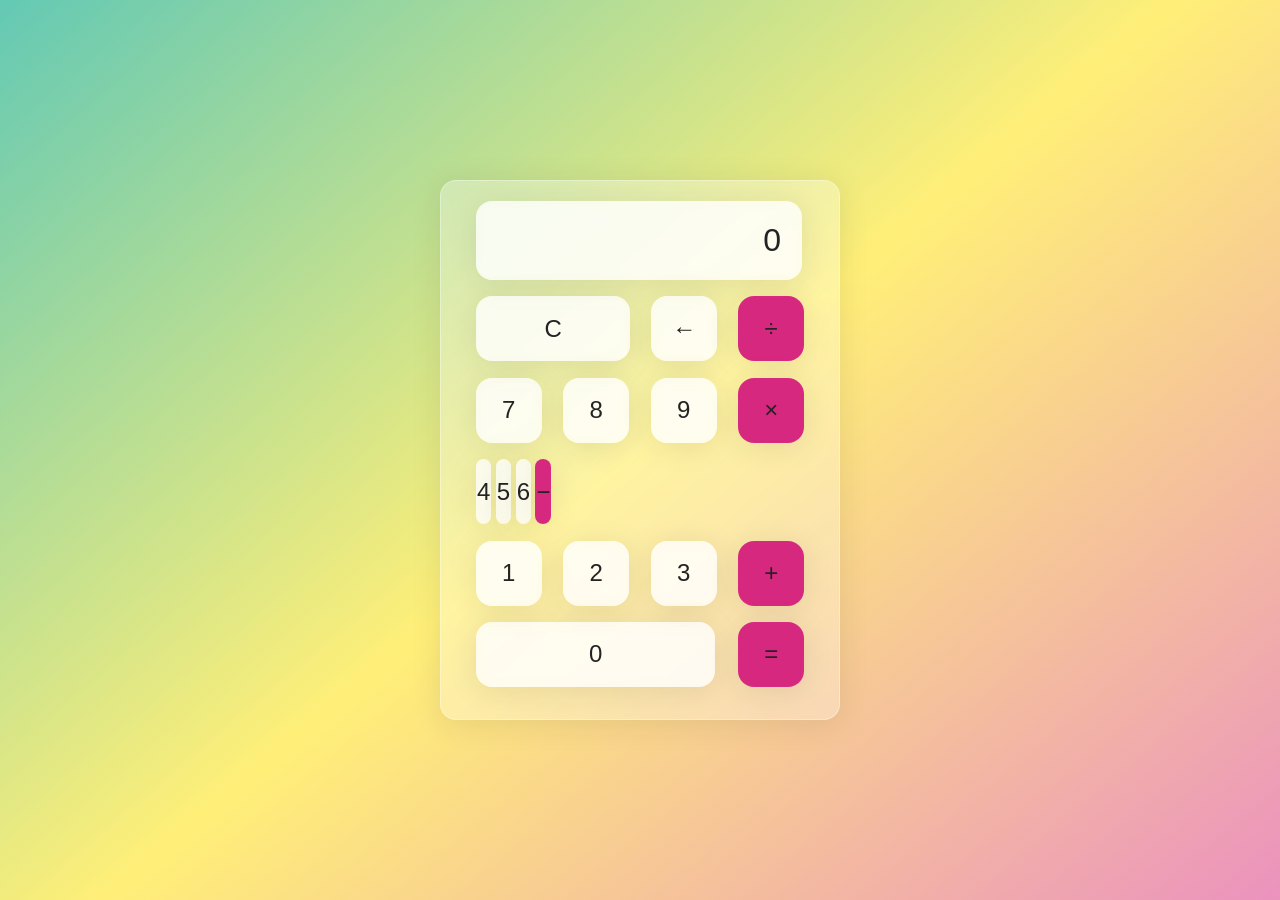
<file: index.html>
<!DOCTYPE html>
<html lang="en">
<head>
    <meta charset="UTF-8">
    <meta http-equiv="X-UA-Compatible" content="IE=edge">
    <meta name="viewport" content="width=device-width, initial-scale=1.0">
    <link rel="stylesheet" href="style.css">
    <link rel="icon" href="https://static.vecteezy.com/system/resources/previews/004/229/128/original/calculator-icon-logo-free-vector.jpg" type="image/x-icon" />
    <title>Calculator</title>
</head>
<body>
    <div class="wrapper">
        <section class="screen">
            0
        </section>
        <section class="calc-buttons">
            <div class="calc-button-row">
                <button class="calc-button double">
                    C
                </button>
                <button class="calc-button">
                    &larr;
                </button>
                <button class="calc-button">
                    &divide;
                </button>
            </div>
            <div class="calc-button-row">
                <button class="calc-button">
                    7
                </button>
                <button class="calc-button">
                    8
                </button>
                <button class="calc-button">
                    9
                </button>
                <button class="calc-button">
                    &times;
                </button>
            </div>
            <div cla-butss="calcton-row">
                <button class="calc-button">
                    4
                </button>
                <button class="calc-button">
                    5
                </button>
                <button class="calc-button">
                    6
                </button>
                <button class="calc-button">
                    &minus;
                </button>
            </div>
            <div class="calc-button-row">
                <button class="calc-button">
                    1
                </button>
                <button class="calc-button">
                    2
                </button>
                <button class="calc-button">
                    3
                </button>
                <button class="calc-button">
                    &plus;
                </button>
            </div>
            <div class="calc-button-row">
                <button class="calc-button triple">
                    0
                </button>
                <button class="calc-button">
                    &equals;
                </button>
            </div>
        </section>
    </div>
    <script src="script.js"></script>
</body>
</html>
</file>
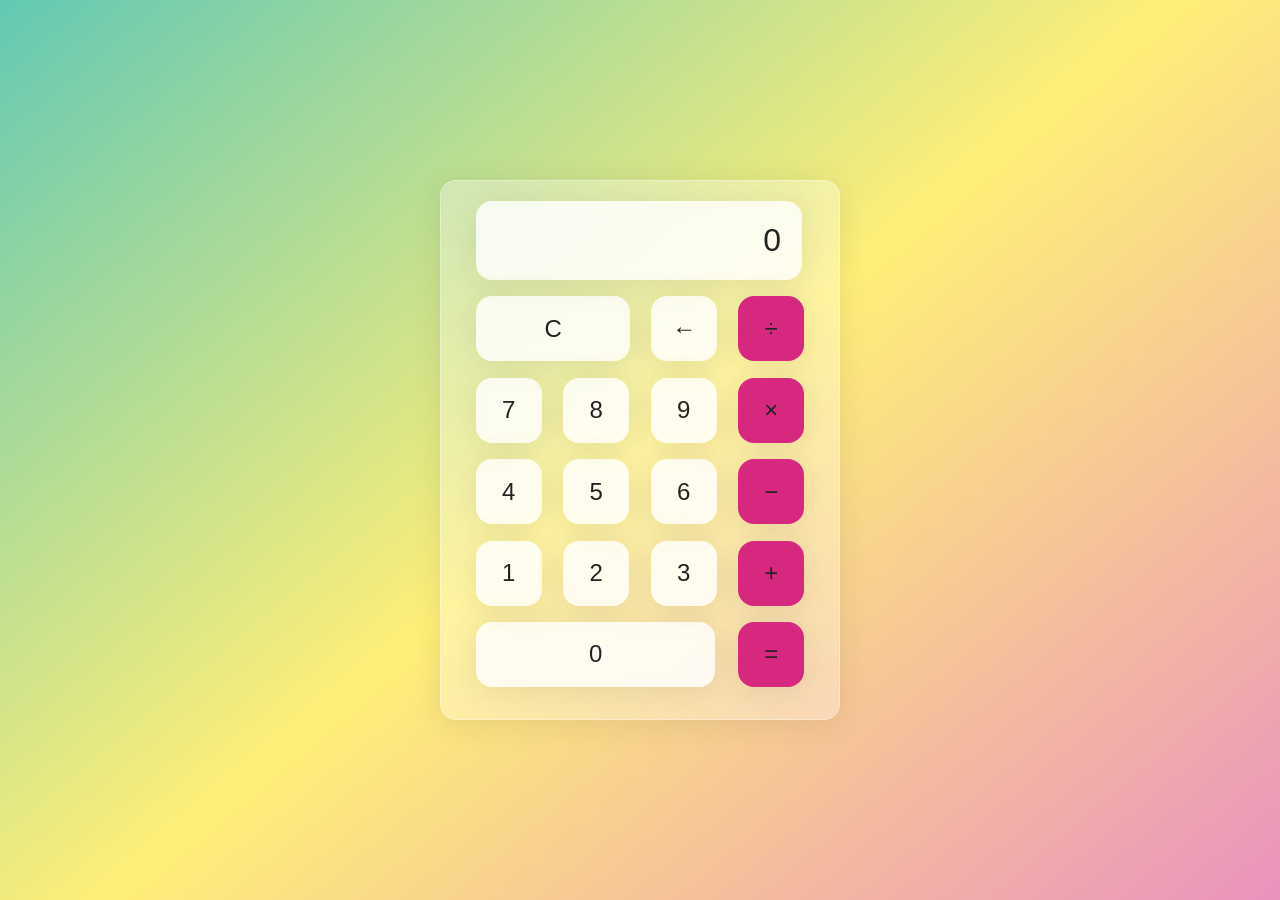
<file: Calculator.html>
<!DOCTYPE html>
<html lang="en">
<head>
    <meta charset="UTF-8">
    <meta http-equiv="X-UA-Compatible" content="IE=edge">
    <meta name="viewport" content="width=device-width, initial-scale=1.0">
    <link rel="stylesheet" href="style.css">
    <link rel="icon" href="https://static.vecteezy.com/system/resources/previews/004/229/128/original/calculator-icon-logo-free-vector.jpg" type="image/x-icon" />
    <title>Calculator</title>
</head>
<body>
    <div class="wrapper">
        <section class="screen">
            0
        </section>
        <section class="calc-buttons">
            <div class="calc-button-row">
                <button class="calc-button double">
                    C
                </button>
                <button class="calc-button">
                    &larr;
                </button>
                <button class="calc-button">
                    &divide;
                </button>
            </div>
            <div class="calc-button-row">
                <button class="calc-button">
                    7
                </button>
                <button class="calc-button">
                    8
                </button>
                <button class="calc-button">
                    9
                </button>
                <button class="calc-button">
                    &times;
                </button>
            </div>
            <div class="calc-button-row">
                <button class="calc-button">
                    4
                </button>
                <button class="calc-button">
                    5
                </button>
                <button class="calc-button">
                    6
                </button>
                <button class="calc-button">
                    &minus;
                </button>
            </div>
            <div class="calc-button-row">
                <button class="calc-button">
                    1
                </button>
                <button class="calc-button">
                    2
                </button>
                <button class="calc-button">
                    3
                </button>
                <button class="calc-button">
                    &plus;
                </button>
            </div>
            <div class="calc-button-row">
                <button class="calc-button triple">
                    0
                </button>
                <button class="calc-button">
                    &equals;
                </button>
            </div>
        </section>
    </div>
    <script src="script.js"></script>
</body>
</html>
</file>
<file: style.css>
*,*::before,*::after{
    box-sizing: inherit;
    margin: 0;
    padding: 0;
}
html{
    box-sizing: border-box;
    height: 100%;
}
body{
    align-items: center;
    background: linear-gradient(320deg, #eb92be, #ffef78, #63c9b4);
    display: flex;
    font-family: 'Dosis', sans-serif;
    font-display: swap;
    height: inherit;
    justify-content: center;
}
.wrapper{
    border: 1px solid rgba(255, 255, 255, 0.01);
    border-radius: 16px;
    box-shadow: 0 4px 30px rgba(35, 35, 35, 0.1);
    color: #232323;
    backdrop-filter: blur(4px);
    -webkit-backdrop-filter: blur(4px);
    background: rgba(255, 255, 255, 0.3);
    border: 1px solid rgba(255, 255, 255, 0.34);
    flex-basis: 400px;
    height: 540px;
    padding: 20px 35px;
}
.screen{
    backdrop-filter: blur(5.5px);
    -webkit-backdrop-filter: blur(5.5px);
    background: rgba(255, 255, 255, 0.75);
    border: 1px solid rgba(255, 255, 255, 0.01);
    border-radius: 16px;
    box-shadow: 0 4px 30px rgba(35, 35, 35, 0.1);
    color: #232323;
    font-size: 32px;
    overflow: auto;
    padding: 20px;
    text-align: right;
    width: 326px;
}
.calc-button-row{
    display: flex;
    justify-content: space-between;
    margin: 5% 0;
}
.calc-button{
    backdrop-filter: blur(5.5px);
    -webkit-backdrop-filter: blur(5.5px);
    background: rgba(255, 255, 255, 0.75);
    border: 1px solid rgba(255, 255, 255, 0.01);
    border-radius: 16px;
    box-shadow: 0 4px 30px rgba(35, 35, 35, 0.1);
    color: #232323;
    flex-basis: 20%;
    font-family: inherit;
    font-size: 24px;
    height: 65px;
}
.calc-button:last-child{
    backdrop-filter: blur(5.5px);
    -webkit-backdrop-filter: blur(5.5px);
    background: rgba(255, 255, 255, 0.75);
    border: 1px solid rgba(255, 255, 255, 0.01);
    border-radius: 16px;
    box-shadow: 0 4px 30px rgba(35, 35, 35, 0.1);
    color: #232323;
    background: #d72880;
} 
.calc-button:last-child:hover{
    background-color: inherit;
    color: inherit;
}
.calc-button:hover{
    background-color: inherit;
}
.calc-button:active{
    background-color: #ffef78;
}
.double{
    flex-basis: 47%;
}
.triple{
    flex-basis: 73%;
}
</file>
